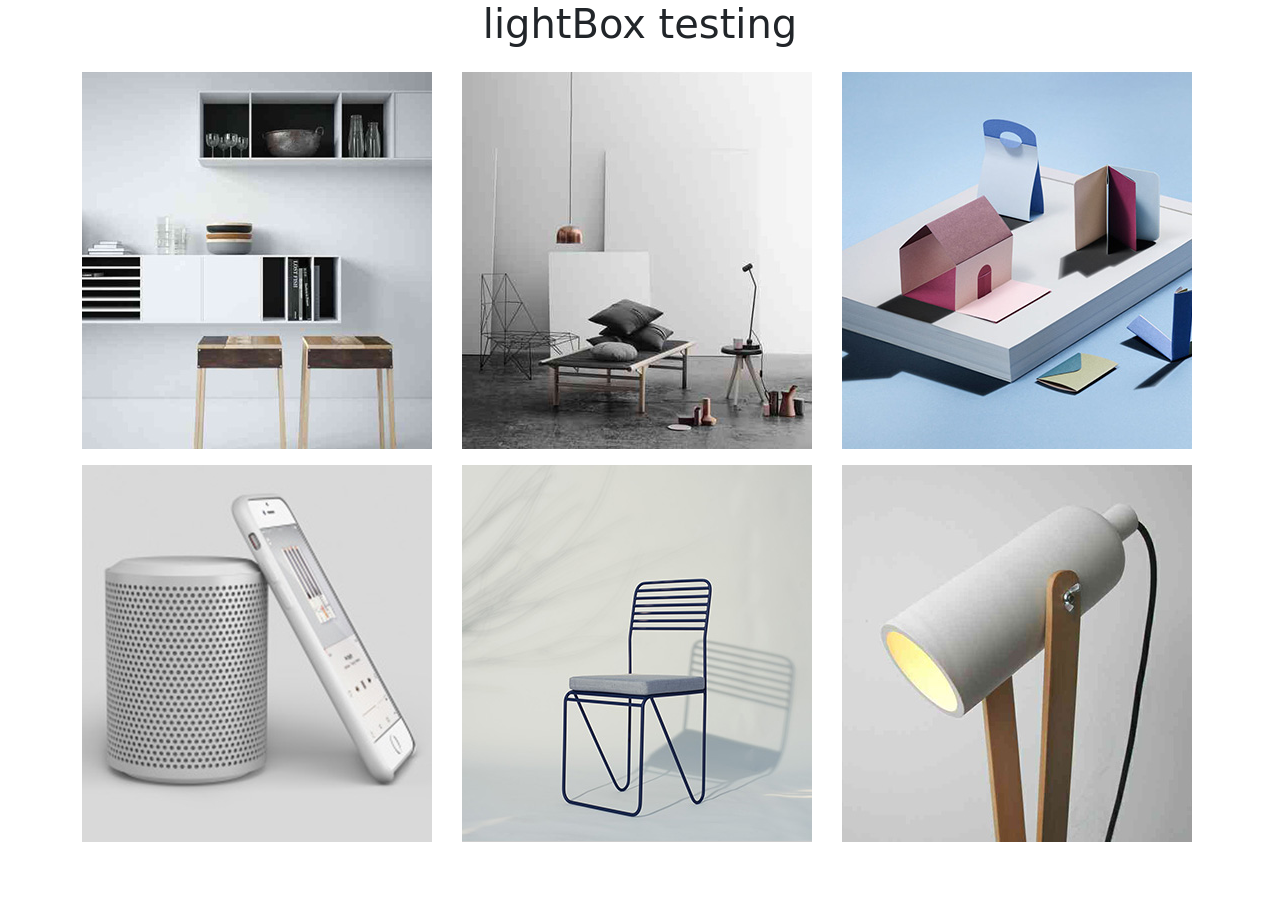
<file: pages/lightbox.html>
<!DOCTYPE html>
<html lang="en">

<head>
    <!--Meta link-->
    <meta charset="UTF-8" />
    <meta http-equiv="X-UA-Compatible" content="IE=edge" />
    <meta name="viewport" content="width=device-width, initial-scale=1.0" />
    <meta name="title" content="Name">
    <meta name="description" content="About The Website ">
    <meta name="keywords" content="Name Of Content">
    <meta name="robots" content="index, follow">
    <meta http-equiv="Content-Type" content="text/html; charset=utf-8">
    <meta name="language" content="English">
    <meta name="revisit-after" content="5 days">
    <meta name="author" content="Md.Al-Amin">
    <!--Meta link-->

    <title>JS-JQ-Plugin</title>
    <!-- Font Awesome Start -->
   

    <!-- Font Awesome ENd -->
    <!--Css link-->
    <link rel="stylesheet" href="../css/jquery-ui.min.css">
    <link rel="stylesheet" href="../vendor/loader/fakeLoader.min.css">
    <link rel="stylesheet" href="../vendor/aos/css/aos.css">
    <link rel="stylesheet" href="../vendor/wow/css/animate.css">
    <link rel="stylesheet" href="../vendor/dist/css/lightbox.min.css">
  
    <link rel="stylesheet" href="../css/bootstrap.css">
    <link rel="stylesheet" href="../css/style.css">
    <link rel="stylesheet" href="../css/media.css">

</head>

<body>

    


 
<!-- Light Box -->
<div class="container">
    <h1 class="text-center">lightBox testing</h1>
    <div class="row " data-aos="fade-up">
        <!-- s items -->
        <div class="col-lg-4 mt-3">
            <div class="l_img">
                <a href="../images/portfoilo1.jpg" data-lightbox="lightBox" data-title="My caption"><img src="../images/portfoilo1.jpg" alt=""></a>
            </div>
        </div>
           <!-- s items -->
           <div class="col-lg-4 mt-3">
            <div class="l_img">
                <a href="../images/portfoilo2.jpg" data-lightbox="lightBox" data-title="My caption"><img src="../images/portfoilo2.jpg" alt=""></a>
            </div>
        </div>
           <!-- s items -->
           <div class="col-lg-4 mt-3">
            <div class="l_img">
                <a href="../images/portfoilo3.jpg" data-lightbox="lightBox"><img src="../images/portfoilo3.jpg" alt=""></a>
            </div>
        </div>
           <!-- s items -->
           <div class="col-lg-4 mt-3">
            <div class="l_img">
                <a href="../images/portfoilo4.jpg" data-lightbox="lightBox"><img src="../images/portfoilo4.jpg" alt=""></a>
            </div>
        </div>
           <!-- s items -->
           <div class="col-lg-4 mt-3">
            <div class="l_img">
                <a href="../images/portfoilo5.jpg" data-lightbox="lightBox"><img src="../images/portfoilo5.jpg" alt=""></a>
            </div>
        </div>
           <!-- s items -->
           <div class="col-lg-4 mt-3">
            <div class="l_img">
                <a href="../images/portfoilo6.jpg" data-lightbox="lightBox"><img src="../images/portfoilo6.jpg" alt=""></a>
            </div>
        </div>

    </div>

</div>
    </div>

    <!--  Script -->
    <script src="../js/jquery.min.js"></script>
    <script src="../js/jquery-ui.min.js"></script>
    <script src="../vendor/loader/fakeLoader.min.js"></script>
    <script src="../vendor/wow/js/wow.min.js"></script>
   <script src="../vendor/dist/js/lightbox.min.js"></script>
    <script src="../vendor/aos/js/aos.js"></script>
    <script src="../js/bootstrap.bundle.min.js"></script>
    <script src="../js/script.js"></script>
    <!--  Script End-->

</body>

</html>
</file>
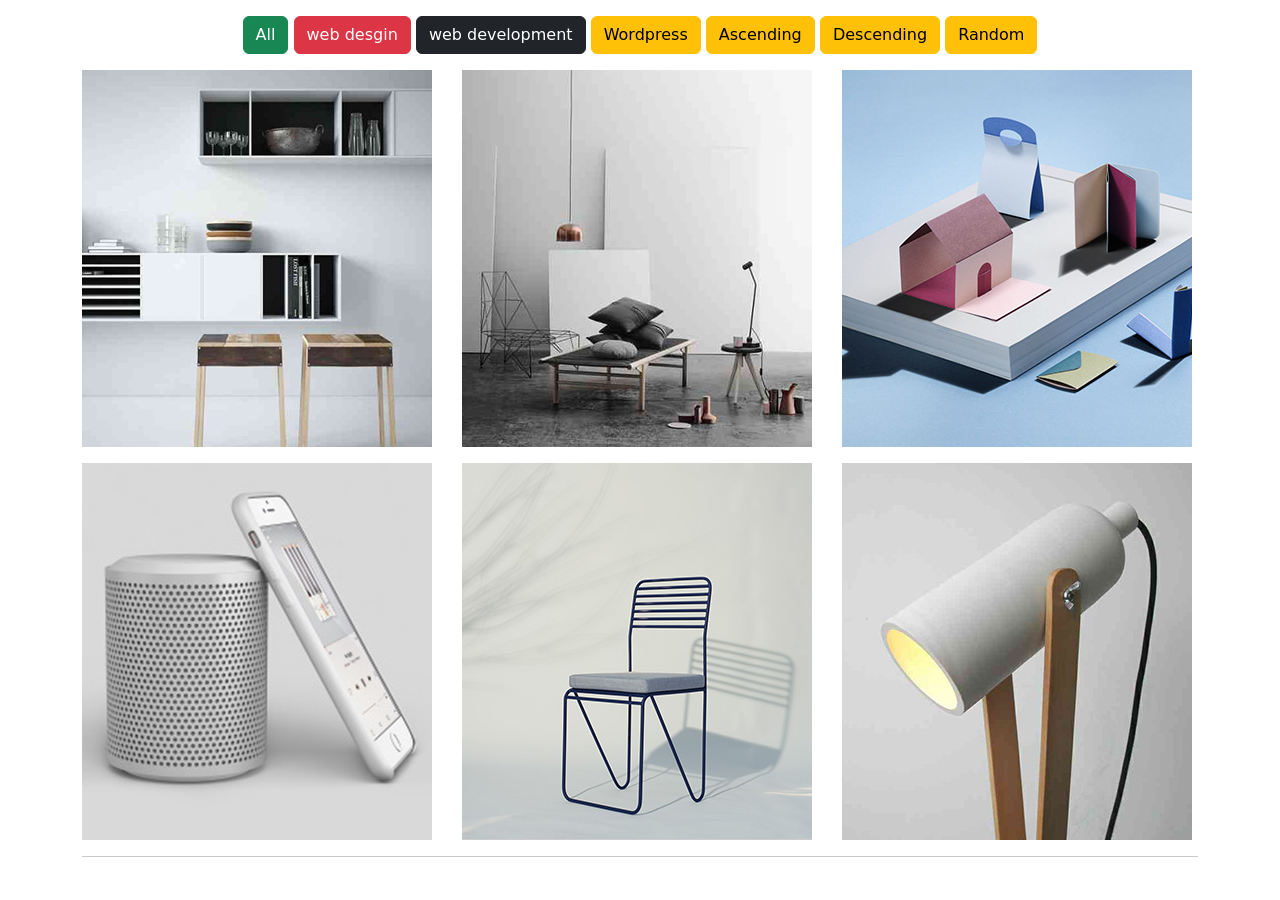
<file: pages/mixitup.html>
<!DOCTYPE html>
<html lang="en">

<head>
    <!--Meta link-->
    <meta charset="UTF-8" />
    <meta http-equiv="X-UA-Compatible" content="IE=edge" />
    <meta name="viewport" content="width=device-width, initial-scale=1.0" />
    <meta name="title" content="Name">
    <meta name="description" content="About The Website ">
    <meta name="keywords" content="Name Of Content">
    <meta name="robots" content="index, follow">
    <meta http-equiv="Content-Type" content="text/html; charset=utf-8">
    <meta name="language" content="English">
    <meta name="revisit-after" content="5 days">
    <meta name="author" content="Md.Al-Amin">
    <!--Meta link-->

    <title>JS-JQ-Plugin</title>
    <!-- Font Awesome Start -->
   

    <!-- Font Awesome ENd -->
    <!--Css link-->
    <link rel="stylesheet" href="../css/jquery-ui.min.css">
    <link rel="stylesheet" href="../vendor/loader/fakeLoader.min.css">
    <link rel="stylesheet" href="../vendor/aos/css/aos.css">
    <link rel="stylesheet" href="../vendor/wow/css/animate.css">
  
    <link rel="stylesheet" href="../css/bootstrap.css">
    <link rel="stylesheet" href="../css/style.css">
    <link rel="stylesheet" href="../css/media.css">

</head>

<body>

    


    <!-- Mix it up -->
    <div class="container">
        <div class="btns mt-3 text-center">
            <button type="button" class="btn btn-success" data-filter="all">All</button>
            <button type="button" class="btn btn-danger" data-filter=".web">web desgin</button>
            <button type="button" class="btn btn-dark" data-filter=".dev">web development</button>
            <button type="button" class="btn btn-warning" data-filter=".wp">Wordpress</button>
            <button type="button" class="btn btn-warning" data-sort="order:asc">Ascending</button>
            <button type="button" class="btn btn-warning" data-sort="order:descending">Descending</button>
            <button type="button" class="btn btn-warning" data-sort="random">Random</button>
        </div>
        <!-- Items -->
        <div class="items " data-aos="zoom-in" id="hello">
            <div class="row">
                <!-- Single Items -->
                <div class="col-lg-4 mt-3 mix " data-order="1">
                    <div class="img">
                        <img src="../images/portfoilo1.jpg" alt="" class="img-fluid">
                    </div>
                </div>
                <!-- Single Items -->
                <div class="col-lg-4  mt-3 mix web" data-order="2">
                    <div class="img">
                        <img src="../images/portfoilo2.jpg" alt="" class="img-fluid">
                    </div>
                </div>
                <!-- Single Items -->
                <div class="col-lg-4  mt-3 mix web" data-order="3">
                    <div class="img">
                        <img src="../images/portfoilo3.jpg" alt="" class="img-fluid">
                    </div>
                </div>
                <!-- Single Items -->
                <div class="col-lg-4  mt-3 mix dev" data-order="4">
                    <div class="img">
                        <img src="../images/portfoilo4.jpg" alt="" class="img-fluid">
                    </div>
                </div>
                <!-- Single Items -->
                <div class="col-lg-4  mt-3 mix dev" data-order="5">
                    <div class="img">
                        <img src="../images/portfoilo5.jpg" alt="" class="img-fluid">
                    </div>
                </div>
                <!-- Single Items -->
                <div class="col-lg-4  mt-3 mix wp" data-order="6">
                    <div class="img">
                        <img src="../images/portfoilo6.jpg" alt="" class="img-fluid">
                    </div>
                </div>
            </div>
        </div>
        <hr>


    </div>

    <!--  Script -->
    <script src="../js/jquery.min.js"></script>
    <script src="../js/jquery-ui.min.js"></script>
    <script src="../vendor/loader/fakeLoader.min.js"></script>
    <script src="../vendor/wow/js/wow.min.js"></script>
    <script src="../vendor/mixitup/mixitup.min.js"></script>
    <script src="../vendor/aos/js/aos.js"></script>
    <script src="../js/bootstrap.bundle.min.js"></script>
    <script src="../js/script.js"></script>
    <!--  Script End-->

</body>

</html>
</file>
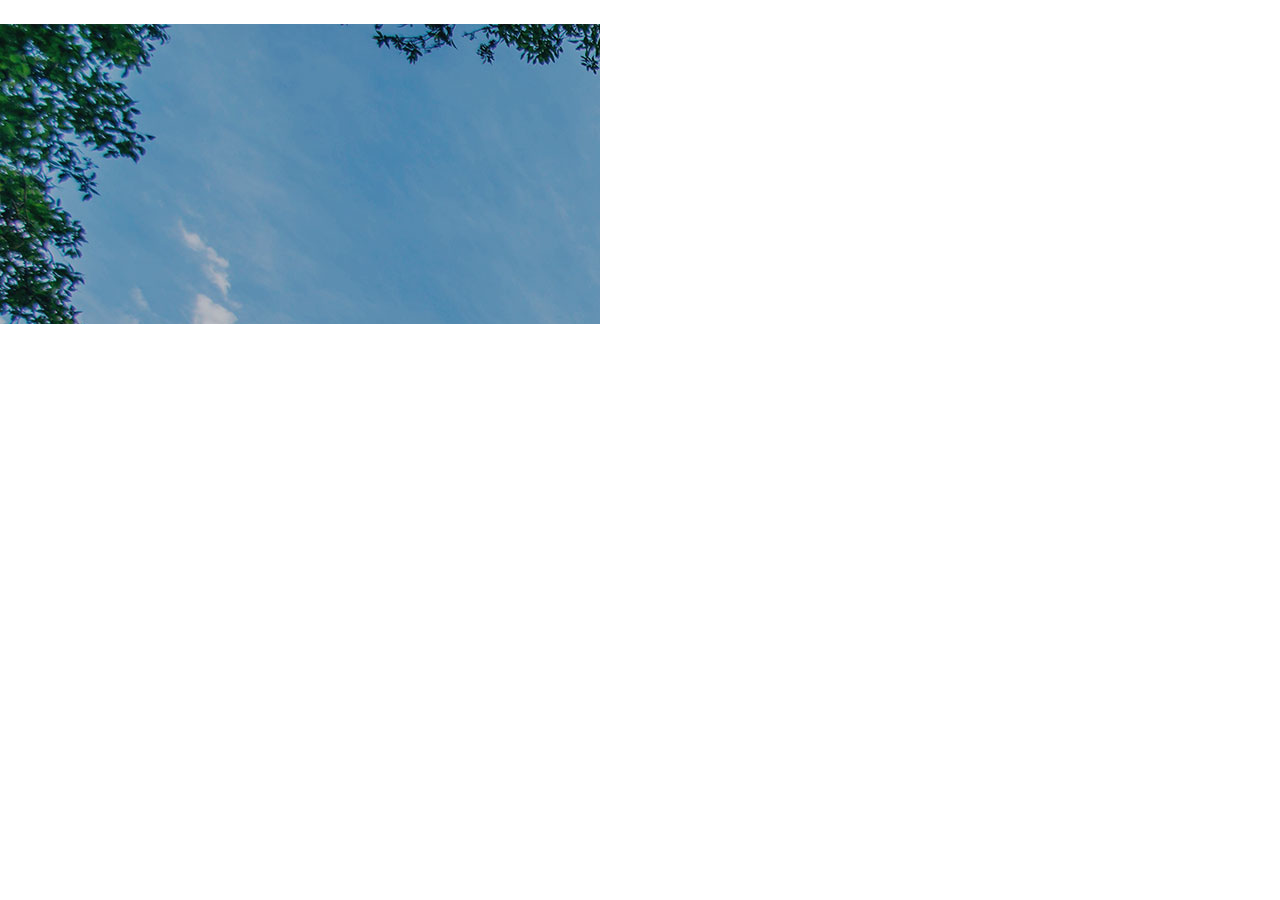
<file: pages/parallaxdemo2.html>
<!DOCTYPE html>
<html lang="en">

<head>
    <!--Meta link-->
    <meta charset="UTF-8" />
    <meta http-equiv="X-UA-Compatible" content="IE=edge" />
    <meta name="viewport" content="width=device-width, initial-scale=1.0" />
    <meta name="title" content="Name">
    <meta name="description" content="About The Website ">
    <meta name="keywords" content="Name Of Content">
    <meta name="robots" content="index, follow">
    <meta http-equiv="Content-Type" content="text/html; charset=utf-8">
    <meta name="language" content="English">
    <meta name="revisit-after" content="5 days">
    <meta name="author" content="Md.Al-Amin">
    <!--Meta link-->

    <title>JS-JQ-Plugin</title>
    <!-- Font Awesome Start -->
 

    <!-- Font Awesome ENd -->
    <!--Css link-->
    <link rel="stylesheet" href="../css/jquery-ui.min.css">
    <link rel="stylesheet" href="../vendor/loader/fakeLoader.min.css">
    <link rel="stylesheet" href="../vendor/aos/css/aos.css">

    <link rel="stylesheet" href="../vendor/wow/css/animate.css">
    <link rel="stylesheet" href="../css/bootstrap.css">
    <link rel="stylesheet" href="../css/style.css">
    <link rel="stylesheet" href="../css/media.css">

</head>

<body>
    <div id="port">
        <img class="parallax-layer" src="../images/banner.jpeg" alt="" />
        <img class="parallax-layer" src="../images/banner.jpeg" alt="" />
        <img class="parallax-layer" src="../images/banner.jpeg" alt="" />
        ...
      </div>
      
    <!--  Script -->
    <script src="../js/jquery.min.js"></script>
    <script src="../js/jquery-ui.min.js"></script>
    <script src="../vendor/wow/js/wow.min.js"></script>
    <script src="../vendor/paralexdemo1/jquery.parallax.min.js"></script>
    <script src="../vendor/loader/fakeLoader.min.js"></script>

    <script src="../vendor/aos/js/aos.js"></script>
    <script src="../js/bootstrap.bundle.min.js"></script>
    <script src="../js/script.js"></script>
    <!--  Script End-->

</body>

</html>
</file>
<file: css/style.css>
.head{
    color:#f34e77;
}

.box {
    height: 200px;
    width: 100%;
    margin-top: 20px;
}

.box1 {
    background-color: #f39214;
}

.box2 {
    background-color: #568dd4;
}

.box3 {
    background-color: #f34e77;
}
.box4 {
    background-color: #fcdce4;
}
.parallax-window {
    min-height: 500px;
    background: transparent;
}
#port {
    background: rgb(47, 49, 52);
    margin: 1.5em 0px;
    overflow: hidden;
    position: relative;
    height: 300px;
    max-width: 600px;
}
</file>
<file: css/media.css>
/* Extra small devices (portrait phones, less than 576px) */
@media (max-width: 575.98px)  { 

}

 /* Small devices (landscape phones, 576px and up) */
@media (min-width: 576px) and (max-width: 767.98px) {

 }

 /* Medium devices (tablets, 768px and up) */
@media (min-width: 768px) and (max-width: 991.98px) { 

 }
 /* Large devices (desktops, 992px and up) */
 @media (min-width: 992px) and (max-width: 1199.98px) {
    
 }
  /* Extra large devices (large desktops, 1200px and up) */
@media (min-width: 1200px) and (max-width: 1399.98px) { 

 }

/* Extra large devices (large desktops, 1400px and up) */
@media (min-width: 1400px) { 
    
}
</file>
<file: vendor/loader/fakeLoader.min.css>
.spinner3 .dot1,.spinner3 .dot2,.spinner6 div,.spinner7>div{background-color:#fff;display:inline-block}.fakeLoader{position:fixed;width:100%;height:100%;left:0;top:0;z-index:9999999999}.spinner1{position:fixed;width:50px;height:50px;top:calc(50% - 50px/2);left:calc(50% - 50px/2)}.spinner1 .double-bounce1,.spinner1 .double-bounce2{width:100%;height:100%;border-radius:50%;background-color:#fff;opacity:.6;position:absolute;top:0;left:0;-webkit-animation:bounce 2s infinite ease-in-out;animation:bounce 2s infinite ease-in-out}.spinner1 .double-bounce2{-webkit-animation-delay:-1s;animation-delay:-1s}@-webkit-keyframes bounce{0%,100%{transform:scale(0);-webkit-transform:scale(0)}50%{transform:scale(1);-webkit-transform:scale(1)}}@keyframes bounce{0%,100%{transform:scale(0);-webkit-transform:scale(0)}50%{transform:scale(1);-webkit-transform:scale(1)}}.spinner2{position:fixed;width:40px;height:40px;top:calc(50% - 40px/2);left:calc(50% - 40px/2)}.spinner2 .spinner-container{position:absolute;width:100%;height:100%}.spinner2 .spinner-container.container2{-webkit-transform:rotateZ(45deg);transform:rotateZ(45deg)}.spinner2 .spinner-container.container3{-webkit-transform:rotateZ(90deg);transform:rotateZ(90deg)}.spinner2 .spinner-container .circle1{top:0;left:0}.spinner2 .spinner-container .circle2{top:0;right:0}.spinner2 .spinner-container .circle3{right:0;bottom:0}.spinner2 .spinner-container .circle4{left:0;bottom:0}.spinner2 .container1 div,.spinner2 .container2 div,.spinner2 .container3 div{width:6px;height:6px;background-color:#fff;border-radius:100%;position:absolute;-webkit-animation:bouncedelay 1.2s infinite ease-in-out;animation:bouncedelay 1.2s infinite ease-in-out;-webkit-animation-fill-mode:both;animation-fill-mode:both}.spinner2 .container1 .circle2{-webkit-animation-delay:-.9s;animation-delay:-.9s}.spinner2 .container1 .circle3{-webkit-animation-delay:-.6s;animation-delay:-.6s}.spinner2 .container1 .circle4{-webkit-animation-delay:-.3s;animation-delay:-.3s}.spinner2 .container2 .circle1{-webkit-animation-delay:-1.1s;animation-delay:-1.1s}.spinner2 .container2 .circle2{-webkit-animation-delay:-.8s;animation-delay:-.8s}.spinner2 .container2 .circle3{-webkit-animation-delay:-.5s;animation-delay:-.5s}.spinner2 .container2 .circle4{-webkit-animation-delay:-.2s;animation-delay:-.2s}.spinner2 .container3 .circle1{-webkit-animation-delay:-1s;animation-delay:-1s}.spinner2 .container3 .circle2{-webkit-animation-delay:-.7s;animation-delay:-.7s}.spinner2 .container3 .circle3{-webkit-animation-delay:-.4s;animation-delay:-.4s}.spinner2 .container3 .circle4{-webkit-animation-delay:-.1s;animation-delay:-.1s}@-webkit-keyframes bouncedelay{0%,100%,80%{transform:scale(0);-webkit-transform:scale(0)}40%{transform:scale(1);-webkit-transform:scale(1)}}@keyframes bouncedelay{0%,100%,80%{transform:scale(0);-webkit-transform:scale(0)}40%{transform:scale(1);-webkit-transform:scale(1)}}.spinner3{position:fixed;width:50px;height:50px;top:calc(50% - 50px/2);left:calc(50% - 50px/2);-webkit-animation:rotate 2s infinite linear;animation:rotate 2s infinite linear}.spinner3 .dot1,.spinner3 .dot2{width:60%;height:60%;position:absolute;top:0;border-radius:100%;-webkit-animation:bounce 2s infinite ease-in-out;animation:bounce 2s infinite ease-in-out}.spinner3 .dot2{top:auto;bottom:0;-webkit-animation-delay:-1s;animation-delay:-1s}@-webkit-keyframes rotate{100%{-webkit-transform:rotate(360deg);transform:rotate(360deg)}}@keyframes rotate{100%{-webkit-transform:rotate(360deg);transform:rotate(360deg)}}@keyframes bounce{0%,100%{-webkit-transform:scale(0);transform:scale(0)}50%{-webkit-transform:scale(1);transform:scale(1)}}.spinner4{position:fixed;width:35px;height:35px;top:calc(50% - 35px/2);left:calc(50% - 35px/2);background-color:#fff;-webkit-animation:rotateplane 1.2s infinite ease-in-out;animation:rotateplane 1.2s infinite ease-in-out}@-webkit-keyframes rotateplane{0%{-webkit-transform:perspective(120px) rotateX(0) rotateY(0);transform:perspective(120px) rotateX(0) rotateY(0)}50%{-webkit-transform:perspective(120px) rotateX(-180.1deg) rotateY(0);transform:perspective(120px) rotateX(-180.1deg) rotateY(0)}100%{-webkit-transform:perspective(120px) rotateX(-180deg) rotateY(-179.9deg);transform:perspective(120px) rotateX(-180deg) rotateY(-179.9deg)}}@keyframes rotateplane{0%{-webkit-transform:perspective(120px) rotateX(0) rotateY(0);transform:perspective(120px) rotateX(0) rotateY(0)}50%{-webkit-transform:perspective(120px) rotateX(-180.1deg) rotateY(0);transform:perspective(120px) rotateX(-180.1deg) rotateY(0)}100%{-webkit-transform:perspective(120px) rotateX(-180deg) rotateY(-179.9deg);transform:perspective(120px) rotateX(-180deg) rotateY(-179.9deg)}}.spinner5{position:fixed;width:50px;height:50px;top:calc(50% - 50px/2);left:calc(50% - 50px/2)}.spinner5 .cube1,.spinner5 .cube2{background-color:#fff;width:15px;height:15px;position:absolute;top:0;left:0;-webkit-animation:cubemove 1.8s infinite ease-in-out;animation:cubemove 1.8s infinite ease-in-out}.spinner5 .cube2{-webkit-animation-delay:-.9s;animation-delay:-.9s}@-webkit-keyframes cubemove{25%{-webkit-transform:translateX(42px) rotate(-90deg) scale(.5);transform:translateX(42px) rotate(-90deg) scale(.5)}50%{-webkit-transform:translateX(42px) translateY(42px) rotate(-179deg);transform:translateX(42px) translateY(42px) rotate(-179deg)}50.1%{-webkit-transform:translateX(42px) translateY(42px) rotate(-180deg);transform:translateX(42px) translateY(42px) rotate(-180deg)}75%{-webkit-transform:translateX(0) translateY(42px) rotate(-270deg) scale(.5);transform:translateX(0) translateY(42px) rotate(-270deg) scale(.5)}100%{-webkit-transform:rotate(-360deg);transform:rotate(-360deg)}}@keyframes cubemove{25%{-webkit-transform:translateX(42px) rotate(-90deg) scale(.5);transform:translateX(42px) rotate(-90deg) scale(.5)}50%{-webkit-transform:translateX(42px) translateY(42px) rotate(-179deg);transform:translateX(42px) translateY(42px) rotate(-179deg)}50.1%{-webkit-transform:translateX(42px) translateY(42px) rotate(-180deg);transform:translateX(42px) translateY(42px) rotate(-180deg)}75%{-webkit-transform:translateX(0) translateY(42px) rotate(-270deg) scale(.5);transform:translateX(0) translateY(42px) rotate(-270deg) scale(.5)}100%{-webkit-transform:rotate(-360deg);transform:rotate(-360deg)}}.spinner6{position:fixed;width:50px;height:35px;top:calc(50% - 35px/2);left:calc(50% - 50px/2)}.spinner6 div{height:100%;width:5px;margin-left:2px;-webkit-animation:stretchdelay 1.2s infinite ease-in-out;animation:stretchdelay 1.2s infinite ease-in-out}.spinner6 .rect2{-webkit-animation-delay:-1.1s;animation-delay:-1.1s}.spinner6 .rect3{-webkit-animation-delay:-1s;animation-delay:-1s}.spinner6 .rect4{-webkit-animation-delay:-.9s;animation-delay:-.9s}.spinner6 .rect5{-webkit-animation-delay:-.8s;animation-delay:-.8s}@keyframes stretchdelay{0%,100%,40%{-webkit-transform:scaleY(.4);transform:scaleY(.4)}20%{-webkit-transform:scaleY(1);transform:scaleY(1)}}.spinner7{position:fixed;width:90px;height:30px;text-align:center;top:calc(50% - 30px/2);left:calc(50% - 90px/2)}.spinner7>div{height:15px;width:15px;margin-left:3px;border-radius:50%;-webkit-animation:stretchdelay .7s infinite ease-in-out;animation:stretchdelay .7s infinite ease-in-out}.spinner7 .circ2{-webkit-animation-delay:-.6s;animation-delay:-.6s}.spinner7 .circ3{-webkit-animation-delay:-.5s;animation-delay:-.5s}.spinner7 .circ4{-webkit-animation-delay:-.4s;animation-delay:-.4s}.spinner7 .circ5{-webkit-animation-delay:-.3s;animation-delay:-.3s}@-webkit-keyframes stretchdelay{0%,100%,40%{-webkit-transform:translateY(-10px)}20%{-webkit-transform:translateY(-20px)}}@keyframes stretchdelay{0%,100%,40%{transform:translateY(-10px);-webkit-transform:translateY(-10px)}20%{transform:translateY(-20px);-webkit-transform:translateY(-20px)}}
</file>
